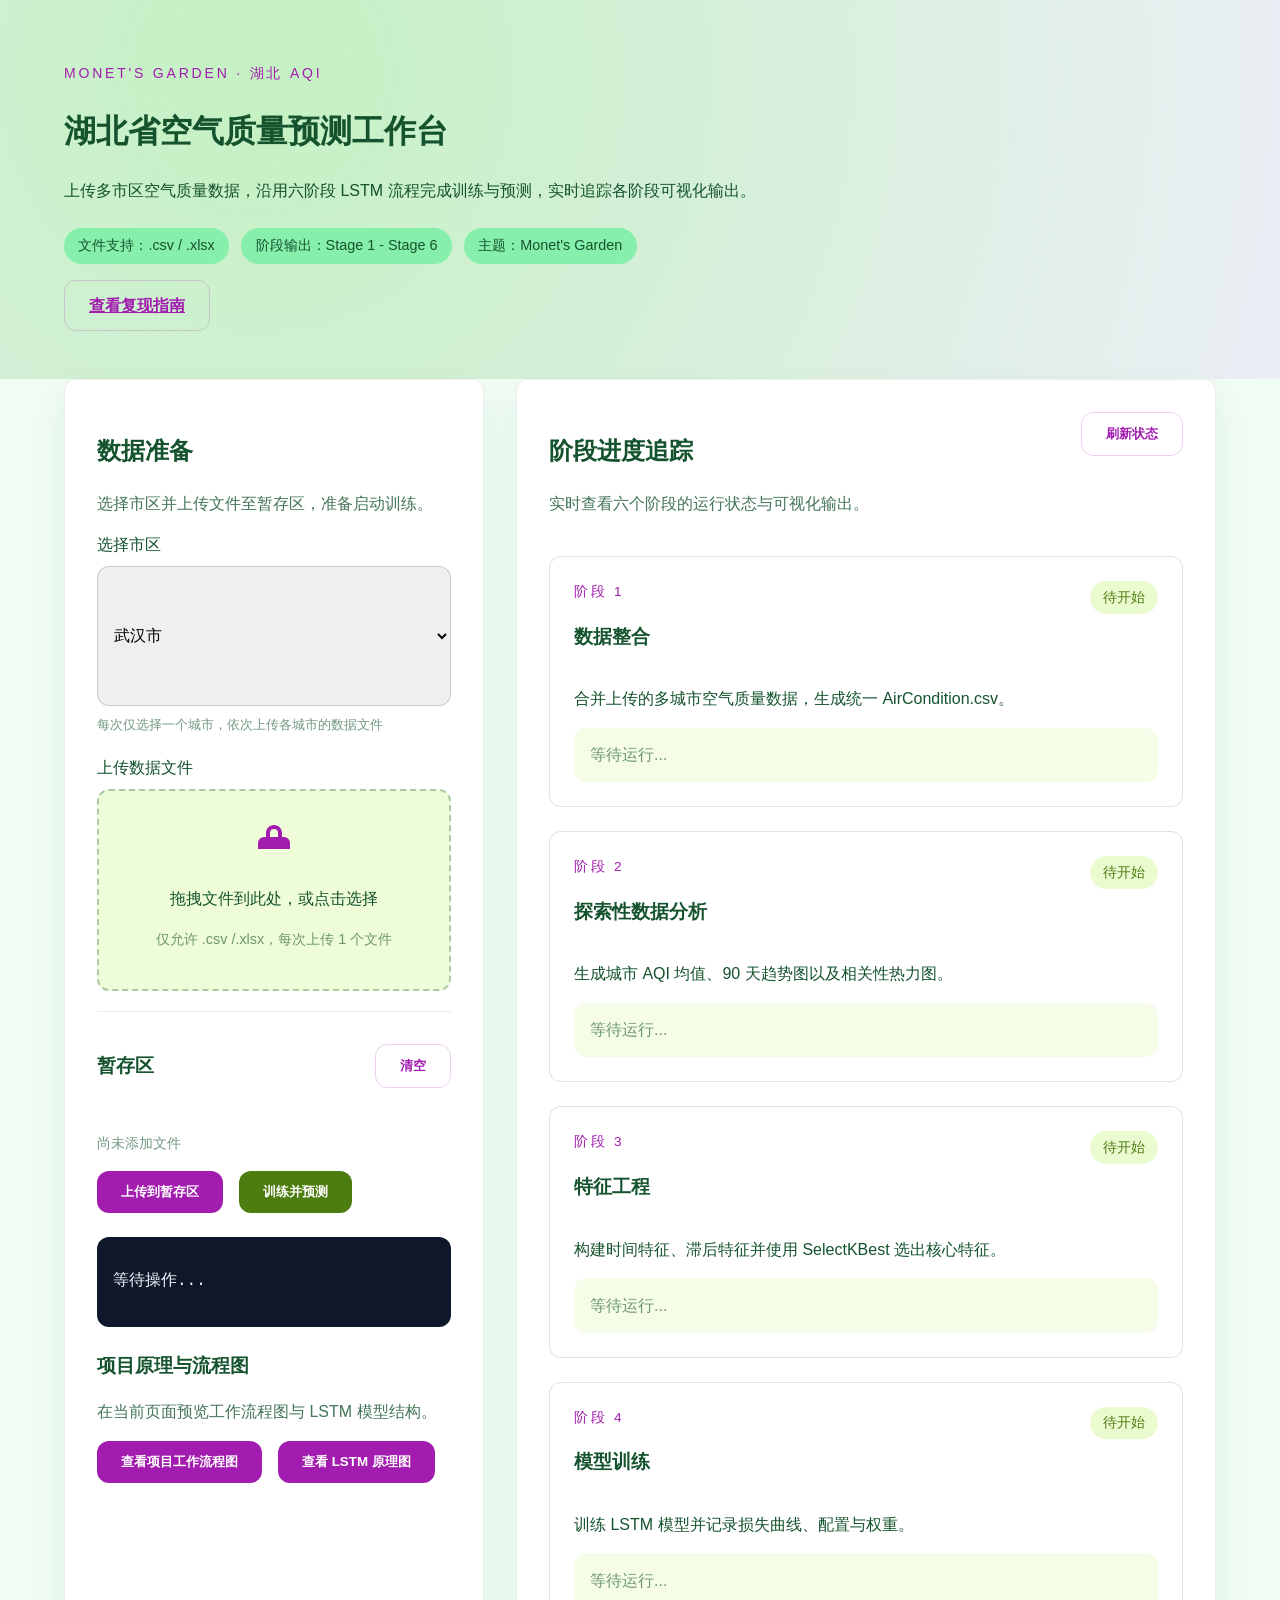
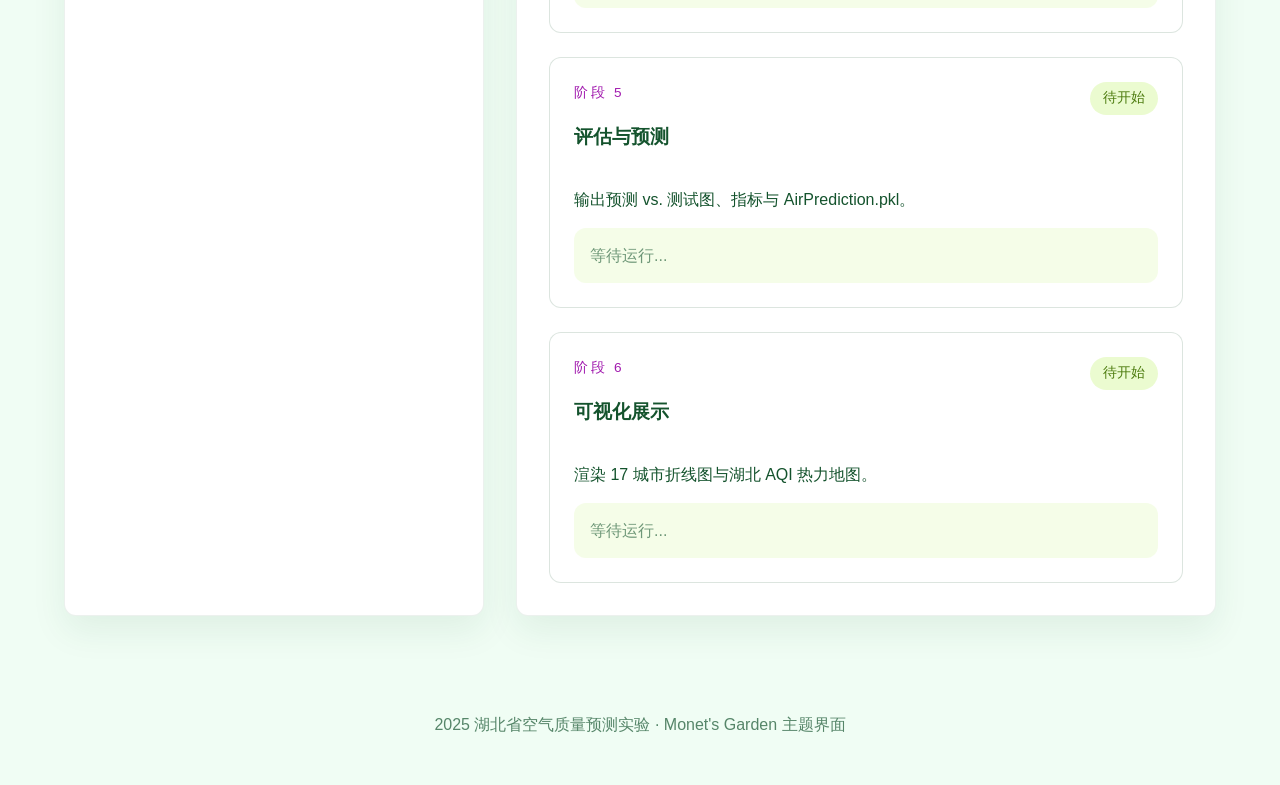
<file: webui/index.html>
<!DOCTYPE html>
<html lang="zh-CN">

<head>
    <meta charset="UTF-8" />
    <meta name="viewport" content="width=device-width,initial-scale=1" />
    <title>湖北省空气质量预测工作台</title>
    <!-- Google Fonts 在国内可能无法访问，已注释掉 -->
    <!-- <link rel="preconnect" href="https://fonts.googleapis.com" /> -->
    <!-- <link rel="preconnect" href="https://fonts.gstatic.com" crossorigin /> -->
    <!-- <link
        href="https://fonts.googleapis.com/css2?family=DM+Sans:wght@400;500;600&family=Merriweather:wght@400;600&display=swap"
        rel="stylesheet" /> -->
    <link rel="stylesheet" href="styles.css" />
</head>

<body>
    <header class="hero">
        <div class="hero__content">
            <p class="eyebrow">Monet's Garden · 湖北 AQI</p>
            <h1>湖北省空气质量预测工作台</h1>
            <p>
                上传多市区空气质量数据，沿用六阶段 LSTM 流程完成训练与预测，实时追踪各阶段可视化输出。
            </p>
            <div class="hero__chips">
                <span>文件支持：.csv / .xlsx</span>
                <span>阶段输出：Stage 1 - Stage 6</span>
                <span>主题：Monet's Garden</span>
            </div>
            <div class="action-group" style="margin-top: 1rem;">
                <a href="/reproduce" class="button ghost">查看复现指南</a>
            </div>
        </div>
    </header>

    <main class="layout">
        <section class="panel upload-panel">
            <h2>数据准备</h2>
            <p class="panel__subtitle">选择市区并上传文件至暂存区，准备启动训练。</p>

            <label class="field">
                <span>选择市区</span>
                <select id="citySelect">
                    <!-- 选项仍然由 app.js 中 initCitySelect 动态填充 -->
                </select>
                <small>每次仅选择一个城市，依次上传各城市的数据文件</small>
            </label>

            <div class="field">
                <span>上传数据文件</span>
                <div id="dropZone" class="dropzone" role="button" tabindex="0">
                    <svg viewBox="0 0 24 24" aria-hidden="true">
                        <path
                            d="M12 5c-2.21 0-4 1.79-4 4v2H7a3 3 0 0 0-3 3v3h16v-3a3 3 0 0 0-3-3h-1V9c0-2.21-1.79-4-4-4Zm0 2a2 2 0 0 1 2 2v2H10V9a2 2 0 0 1 2-2Zm-7 8v1h14v-1a1 1 0 0 0-1-1h-2v1h-8v-1H6a1 1 0 0 0-1 1Z" />
                    </svg>
                    <p>拖拽文件到此处，或点击选择</p>
                    <p class="muted">仅允许 .csv /.xlsx，每次上传 1 个文件</p>
                    <input id="fileInput" type="file" accept=".csv,.xlsx" multiple hidden />
                </div>
            </div>

            <div class="staging" id="stagingArea">
                <div class="staging__header">
                    <h3>暂存区</h3>
                    <button id="clearStaging" class="button ghost">清空</button>
                </div>
                <ul id="stagingList" class="staging__list"></ul>
                <p class="muted" id="stagingHint">尚未添加文件</p>
            </div>

            <div class="action-group">
                <button id="uploadBtn" class="button secondary">上传到暂存区</button>
                <button id="trainBtn" class="button primary">训练并预测</button>
            </div>

            <div class="console" id="console" aria-live="polite">
                <p>等待操作...</p>
            </div>

            <div class="workflow-panel">
                <h3>项目原理与流程图</h3>
                <p class="panel__subtitle">在当前页面预览工作流程图与 LSTM 模型结构。</p>
                <div class="action-group">
                    <button id="btnWorkflow" class="button secondary">查看项目工作流程图</button>
                    <button id="btnLSTM" class="button secondary">查看 LSTM 原理图</button>
                </div>
            </div>
        </section>

        <section class="panel stage-panel">
            <div class="stage-panel__header">
                <div>
                    <h2>阶段进度追踪</h2>
                    <p class="panel__subtitle">实时查看六个阶段的运行状态与可视化输出。</p>
                </div>
                <button id="refreshStages" class="button ghost">刷新状态</button>
            </div>

            <div class="stage-timeline" id="stageTimeline">
                <!-- Stage cards 1-6 (同样结构) -->
                <!-- 以 stage1 为例，其他阶段仅替换编号与描述 -->
                <article class="stage-card" data-stage="stage1">
                    <div class="stage-card__header">
                        <div>
                            <p class="stage-label">阶段 1</p>
                            <h3>数据整合</h3>
                        </div>
                        <span class="stage-status status-idle">待开始</span>
                    </div>
                    <p class="stage-description">
                        合并上传的多城市空气质量数据，生成统一 AirCondition.csv。
                    </p>
                    <div class="stage-output" id="stage1-output">
                        <p class="placeholder">等待运行...</p>
                    </div>
                </article>

                <article class="stage-card" data-stage="stage2">
                    <div class="stage-card__header">
                        <div>
                            <p class="stage-label">阶段 2</p>
                            <h3>探索性数据分析</h3>
                        </div>
                        <span class="stage-status status-idle">待开始</span>
                    </div>
                    <p class="stage-description">
                        生成城市 AQI 均值、90 天趋势图以及相关性热力图。
                    </p>
                    <div class="stage-output" id="stage2-output">
                        <p class="placeholder">等待运行...</p>
                    </div>
                </article>

                <article class="stage-card" data-stage="stage3">
                    <div class="stage-card__header">
                        <div>
                            <p class="stage-label">阶段 3</p>
                            <h3>特征工程</h3>
                        </div>
                        <span class="stage-status status-idle">待开始</span>
                    </div>
                    <p class="stage-description">
                        构建时间特征、滞后特征并使用 SelectKBest 选出核心特征。
                    </p>
                    <div class="stage-output" id="stage3-output">
                        <p class="placeholder">等待运行...</p>
                    </div>
                </article>

                <article class="stage-card" data-stage="stage4">
                    <div class="stage-card__header">
                        <div>
                            <p class="stage-label">阶段 4</p>
                            <h3>模型训练</h3>
                        </div>
                        <span class="stage-status status-idle">待开始</span>
                    </div>
                    <p class="stage-description">
                        训练 LSTM 模型并记录损失曲线、配置与权重。
                    </p>
                    <div class="stage-output" id="stage4-output">
                        <p class="placeholder">等待运行...</p>
                    </div>
                </article>

                <article class="stage-card" data-stage="stage5">
                    <div class="stage-card__header">
                        <div>
                            <p class="stage-label">阶段 5</p>
                            <h3>评估与预测</h3>
                        </div>
                        <span class="stage-status status-idle">待开始</span>
                    </div>
                    <p class="stage-description">
                        输出预测 vs. 测试图、指标与 AirPrediction.pkl。
                    </p>
                    <div class="stage-output" id="stage5-output">
                        <p class="placeholder">等待运行...</p>
                    </div>
                </article>

                <article class="stage-card" data-stage="stage6">
                    <div class="stage-card__header">
                        <div>
                            <p class="stage-label">阶段 6</p>
                            <h3>可视化展示</h3>
                        </div>
                        <span class="stage-status status-idle">待开始</span>
                    </div>
                    <p class="stage-description">
                        渲染 17 城市折线图与湖北 AQI 热力地图。
                    </p>
                    <div class="stage-output" id="stage6-output">
                        <p class="placeholder">等待运行...</p>
                    </div>
                </article>
            </div>
        </section>
    </main>

    <footer class="footer">
        <p> 2025 湖北省空气质量预测实验 · Monet's Garden 主题界面</p>
    </footer>

    <div id="diagramOverlay" class="diagram-overlay">
        <div class="diagram-overlay__backdrop" id="diagramOverlayBackdrop"></div>
        <div class="diagram-overlay__content">
            <button id="diagramClose" class="button ghost diagram-overlay__close">关闭</button>
            <img id="diagramImage" alt="项目示意图" />
        </div>
    </div>

    <script src="app.js?v=20251215"></script>

</body>

</html>
</file>
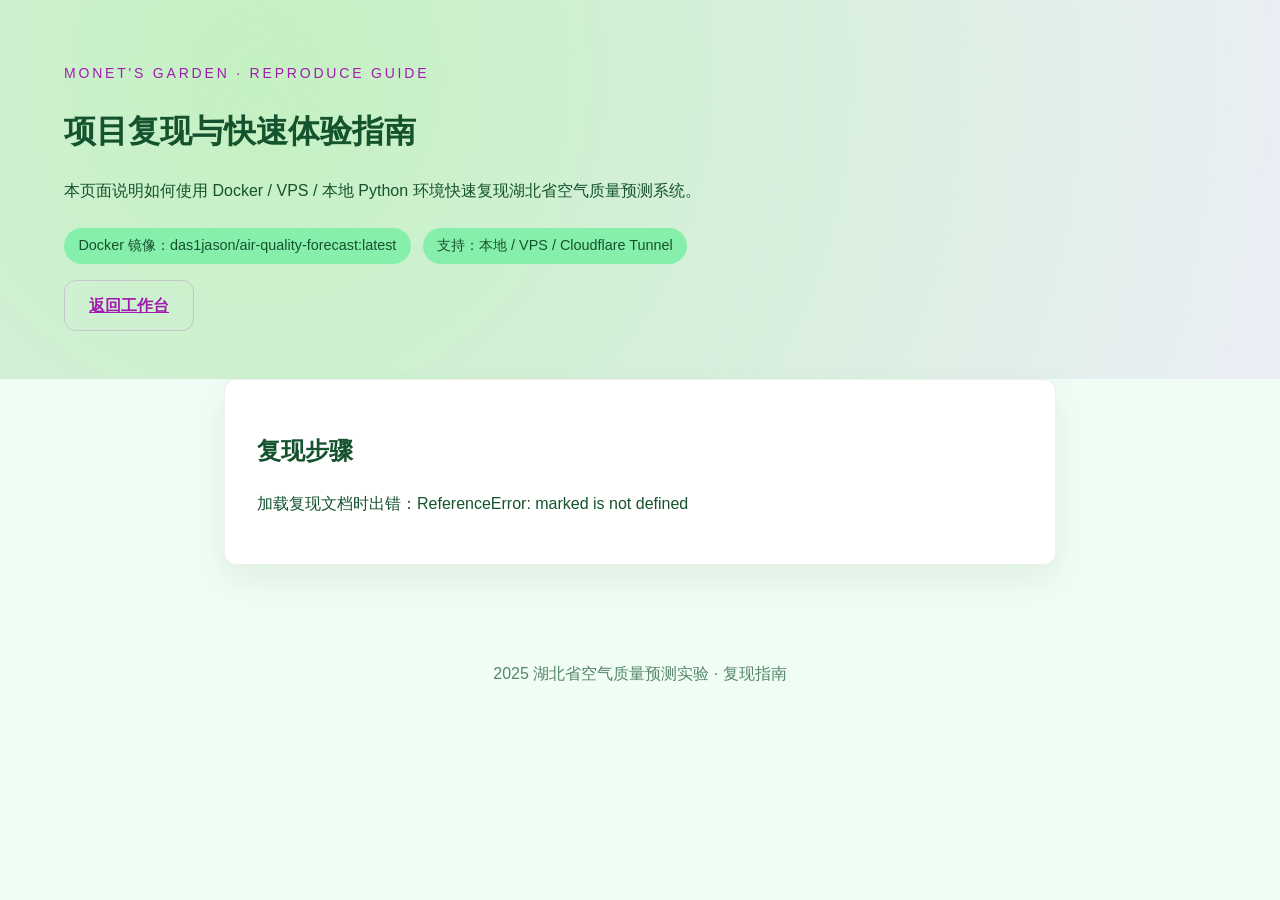
<file: webui/reproduce.html>
<!DOCTYPE html>
<html lang="zh-CN">

<head>
    <meta charset="UTF-8" />
    <meta name="viewport" content="width=device-width,initial-scale=1" />
    <title>复现指南 · 湖北省空气质量预测系统</title>
    <!-- Google Fonts 在国内可能无法访问，已注释掉 -->
    <!-- <link rel="preconnect" href="https://fonts.googleapis.com" /> -->
    <!-- <link rel="preconnect" href="https://fonts.gstatic.com" crossorigin /> -->
    <!-- <link
        href="https://fonts.googleapis.com/css2?family=DM+Sans:wght@400;500;600&family=Merriweather:wght@400;600&display=swap"
        rel="stylesheet" /> -->
    <link rel="stylesheet" href="styles.css" />
</head>

<body>
    <header class="hero">
        <div class="hero__content">
            <p class="eyebrow">Monet's Garden · Reproduce Guide</p>
            <h1>项目复现与快速体验指南</h1>
            <p>
                本页面说明如何使用 Docker / VPS / 本地 Python 环境快速复现湖北省空气质量预测系统。
            </p>
            <div class="hero__chips">
                <span>Docker 镜像：das1jason/air-quality-forecast:latest</span>
                <span>支持：本地 / VPS / Cloudflare Tunnel</span>
            </div>
            <div class="action-group" style="margin-top: 1rem;">
                <a href="/" class="button ghost">返回工作台</a>
            </div>
        </div>
    </header>

    <main class="layout--single">
        <section class="panel">
            <h2>复现步骤</h2>
            <div id="md-root" class="markdown-body">
                <p class="muted">正在加载复现文档...</p>
            </div>
        </section>
    </main>

    <footer class="footer">
        <p>2025 湖北省空气质量预测实验 · 复现指南</p>
    </footer>

    <!-- 使用国内 CDN 版本的 marked.js 进行 Markdown 渲染 -->
    <script src="https://cdn.bootcdn.net/ajax/libs/marked/4.3.0/marked.min.js"></script>
    <script>
        async function loadReproduceGuide() {
            const root = document.getElementById("md-root");
            try {
                const res = await fetch("/docs/reproduce_guide.md");
                if (!res.ok) {
                    root.innerHTML = "<p class='error'>无法加载复现文档（HTTP " + res.status + ")</p>";
                    return;
                }
                const text = await res.text();
                root.innerHTML = marked.parse(text);
            } catch (err) {
                root.innerHTML = "<p class='error'>加载复现文档时出错：" + err + "</p>";
            }
        }

        loadReproduceGuide();
    </script>

</body>

</html>
</file>
<file: webui/styles.css>
:root {
    --color-primary: #4d7c0f;
    --color-secondary: #a21caf;
    --color-accent: #bef264;
    --color-background: #f0fdf4;
    --color-surface: #ffffff;
    --color-text: #14532d;
    --color-muted: #86efac;
    --color-success: #4d7c0f;
    --color-warning: #eab308;
    --color-error: #ef4444;
    --color-info: #a21caf;
    --font-heading: "Merriweather", "Noto Sans SC", "Microsoft YaHei", "PingFang SC", "Hiragino Sans GB", serif;
    --font-body: "DM Sans", "Noto Sans SC", "Microsoft YaHei", "PingFang SC", "Hiragino Sans GB", sans-serif;
    --radius: 0.75rem;
    --border-width: 1px;
    --shadow: 0 15px 35px rgba(20, 83, 45, 0.08);
}

*,
*::before,
*::after {
    box-sizing: border-box;
}

body {
    margin: 0;
    background: var(--color-background);
    color: var(--color-text);
    font-family: var(--font-body);
    line-height: 1.6;
}

h1,
h2,
h3,
h4 {
    font-family: var(--font-heading);
    color: var(--color-text);
}

.hero {
    background: radial-gradient(circle at 20% 20%, #c4f1c2, #d8b4fe33),
        var(--color-background);
    padding: 3rem clamp(1.5rem, 5vw, 5rem);
}

.hero__content {
    max-width: 760px;
}

.eyebrow {
    letter-spacing: 0.2em;
    text-transform: uppercase;
    font-size: 0.875rem;
    color: var(--color-secondary);
}

.hero__chips {
    display: flex;
    flex-wrap: wrap;
    gap: 0.75rem;
    margin-top: 1.5rem;
}

.hero__chips span {
    padding: 0.4rem 0.9rem;
    border-radius: 999px;
    background: var(--color-muted);
    color: var(--color-text);
    font-size: 0.9rem;
}

.layout {
    display: grid;
    grid-template-columns: minmax(300px, 420px) minmax(0, 1fr);
    gap: 2rem;
    padding: 0 clamp(1.5rem, 5vw, 5rem) 3rem;
}

/* 单列布局：用于复现指南等全文页面，使内容居中显示并占据更大宽度 */
.layout--single {
    max-width: 960px;
    margin: 0 auto 3rem;
    padding: 0 clamp(1.5rem, 5vw, 5rem);
}

.panel {
    background: var(--color-surface);
    border-radius: var(--radius);
    padding: 2rem;
    box-shadow: var(--shadow);
    border: var(--border-width) solid rgba(20, 83, 45, 0.08);
}

.panel__subtitle {
    margin-top: 0.5rem;
    color: rgba(20, 83, 45, 0.8);
}

.field {
    display: flex;
    flex-direction: column;
    gap: 0.5rem;
    margin-bottom: 1.25rem;
}

select {
    min-height: 140px;
    border-radius: var(--radius);
    border: var(--border-width) solid rgba(20, 83, 45, 0.2);
    padding: 0.75rem;
    font-size: 1rem;
}

small {
    color: rgba(20, 83, 45, 0.6);
}

.dropzone {
    border: 2px dashed rgba(20, 83, 45, 0.3);
    border-radius: var(--radius);
    padding: 1.5rem;
    text-align: center;
    cursor: pointer;
    background: rgba(190, 242, 100, 0.25);
    transition: border-color 0.2s, transform 0.2s;
}

.dropzone:hover,
.dropzone:focus {
    border-color: var(--color-primary);
    transform: translateY(-2px);
}

.dropzone svg {
    width: 48px;
    height: 48px;
    fill: var(--color-secondary);
}

.muted {
    color: rgba(20, 83, 45, 0.6);
    font-size: 0.9rem;
}

.staging {
    border-top: 1px solid rgba(20, 83, 45, 0.1);
    padding-top: 1.25rem;
    margin-top: 1.25rem;
}

.staging__header {
    display: flex;
    justify-content: space-between;
    align-items: center;
}

.staging__list {
    list-style: none;
    padding: 0;
    margin: 1rem 0;
    display: flex;
    flex-direction: column;
    gap: 0.75rem;
}

.staging__item {
    display: flex;
    justify-content: space-between;
    padding: 0.75rem 1rem;
    border-radius: var(--radius);
    background: rgba(190, 242, 100, 0.3);
    border: 1px solid rgba(20, 83, 45, 0.1);
}

.staging__item span {
    font-weight: 500;
}

.button {
    border: none;
    border-radius: var(--radius);
    padding: 0.75rem 1.5rem;
    font-weight: 600;
    cursor: pointer;
    transition: transform 0.15s ease;
}

.button:active {
    transform: translateY(1px);
}

.button.primary {
    background: var(--color-primary);
    color: #fff;
}

.button.secondary {
    background: var(--color-secondary);
    color: #fff;
}

.button.ghost {
    background: transparent;
    color: var(--color-secondary);
    border: 1px solid rgba(162, 28, 175, 0.2);
}

.action-group {
    display: flex;
    gap: 1rem;
    flex-wrap: wrap;
    margin-top: 1rem;
}

.console {
    background: #0f172a;
    color: #f1f5f9;
    margin-top: 1.5rem;
    border-radius: var(--radius);
    padding: 1rem;
    min-height: 90px;
    font-family: "Noto Sans SC", "Microsoft YaHei", "PingFang SC", "Hiragino Sans GB", monospace;
}

.stage-panel__header {
    display: flex;
    justify-content: space-between;
    align-items: start;
    gap: 1rem;
}

.stage-timeline {
    display: grid;
    gap: 1.5rem;
    margin-top: 1.5rem;
}

.stage-card {
    border: 1px solid rgba(20, 83, 45, 0.15);
    border-radius: var(--radius);
    padding: 1.5rem;
    background: rgba(255, 255, 255, 0.95);
}

.stage-card__header {
    display: flex;
    justify-content: space-between;
    align-items: start;
}

.stage-label {
    font-size: 0.85rem;
    text-transform: uppercase;
    letter-spacing: 0.2em;
    color: var(--color-secondary);
    margin: 0;
}

.stage-status {
    border-radius: 999px;
    padding: 0.35rem 0.8rem;
    font-size: 0.85rem;
}

.status-idle {
    background: rgba(190, 242, 100, 0.3);
    color: var(--color-primary);
}

.status-running {
    background: rgba(162, 28, 175, 0.15);
    color: var(--color-secondary);
}

.status-success {
    background: rgba(77, 124, 15, 0.15);
    color: var(--color-success);
}

.status-error {
    background: rgba(239, 68, 68, 0.15);
    color: var(--color-error);
}

.stage-output {
    margin-top: 1rem;
    background: rgba(190, 242, 100, 0.15);
    border-radius: var(--radius);
    padding: 0.9rem 1rem;
}

.placeholder {
    margin: 0;
    color: rgba(20, 83, 45, 0.6);
}

.footer {
    text-align: center;
    padding: 2rem;
    color: rgba(20, 83, 45, 0.7);
}

@media (max-width: 960px) {
    .layout {
        grid-template-columns: 1fr;
    }
}

.workflow-panel {
    margin-top: 1.5rem;
}

.diagram-overlay {
    position: fixed;
    inset: 0;
    display: none;
    z-index: 999;
}

.diagram-overlay.is-visible {
    display: flex;
    align-items: center;
    justify-content: center;
}

.diagram-overlay__backdrop {
    position: absolute;
    inset: 0;
    background: rgba(15, 23, 42, 0.45);
}

.diagram-overlay__content {
    position: relative;
    max-width: 80vw;
    max-height: 80vh;
    background: #0f172a;
    border-radius: 1rem;
    padding: 1rem 1.5rem 1.5rem;
    box-shadow: 0 25px 50px rgba(15, 23, 42, 0.8);
    display: flex;
    flex-direction: column;
    gap: 1rem;
    overflow: auto;
}

.diagram-overlay__content img {
    max-width: 100%;
    max-height: 100%;
    object-fit: contain;
    border-radius: 0.75rem;
}

.diagram-overlay__close {
    align-self: flex-end;
}
</file>
